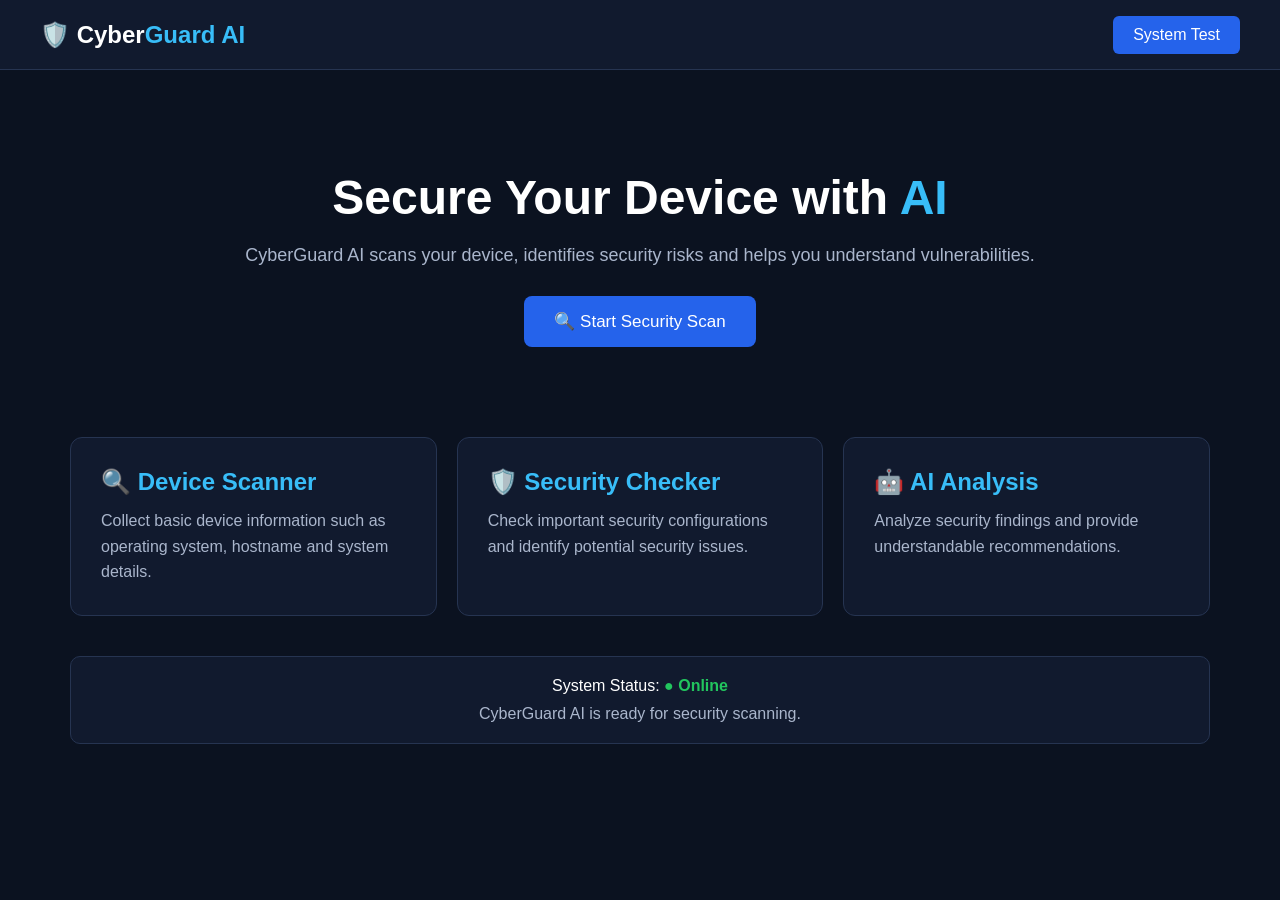
<file: templates/index.html>
﻿<!DOCTYPE html>
<html>
<head>
    <title>CyberGuard AI</title>

    <style>
        * {
            box-sizing: border-box;
            margin: 0;
            padding: 0;
        }

        body {
            font-family: Arial, sans-serif;
            background: #0b1220;
            color: white;
        }

        .navbar {
            height: 70px;
            background: #111a2e;
            display: flex;
            align-items: center;
            justify-content: space-between;
            padding: 0 40px;
            border-bottom: 1px solid #263451;
        }

        .logo {
            font-size: 24px;
            font-weight: bold;
        }

        .logo span {
            color: #38bdf8;
        }

        .nav-button {
            background: #2563eb;
            color: white;
            padding: 10px 20px;
            border-radius: 6px;
            text-decoration: none;
        }

        .container {
            max-width: 1200px;
            margin: auto;
            padding: 50px 30px;
        }

        .hero {
            text-align: center;
            padding: 50px 20px;
        }

        .hero h1 {
            font-size: 48px;
            margin-bottom: 20px;
        }

        .hero h1 span {
            color: #38bdf8;
        }

        .hero p {
            color: #aab6cc;
            font-size: 18px;
            margin-bottom: 30px;
        }

        .scan-button {
            display: inline-block;
            background: #2563eb;
            color: white;
            text-decoration: none;
            padding: 15px 30px;
            border-radius: 8px;
            font-size: 17px;
        }

        .scan-button:hover {
            background: #1d4ed8;
        }

        .cards {
            display: grid;
            grid-template-columns: repeat(3, 1fr);
            gap: 20px;
            margin-top: 40px;
        }

        .card {
            background: #111a2e;
            padding: 30px;
            border-radius: 12px;
            border: 1px solid #263451;
        }

        .card h2 {
            margin-bottom: 12px;
            color: #38bdf8;
        }

        .card p {
            color: #aab6cc;
            line-height: 1.6;
        }

        .status {
            margin-top: 40px;
            padding: 20px;
            background: #111a2e;
            border-radius: 10px;
            border: 1px solid #263451;
            text-align: center;
        }

        .status span {
            color: #22c55e;
            font-weight: bold;
        }

        @media (max-width: 800px) {
            .cards {
                grid-template-columns: 1fr;
            }

            .hero h1 {
                font-size: 36px;
            }
        }
    </style>
</head>

<body>

    <nav class="navbar">
        <div class="logo">
            🛡️ Cyber<span>Guard AI</span>
        </div>

        <a href="/test" class="nav-button">
            System Test
        </a>
    </nav>


    <div class="container">

        <section class="hero">

            <h1>
                Secure Your Device with
                <span>AI</span>
            </h1>

            <p>
                CyberGuard AI scans your device, identifies
                security risks and helps you understand vulnerabilities.
            </p>

            <a href="/test" class="scan-button">
                🔍 Start Security Scan
            </a>

        </section>


        <section class="cards">

            <div class="card">
                <h2>🔍 Device Scanner</h2>

                <p>
                    Collect basic device information such as
                    operating system, hostname and system details.
                </p>
            </div>


            <div class="card">
                <h2>🛡️ Security Checker</h2>

                <p>
                    Check important security configurations
                    and identify potential security issues.
                </p>
            </div>


            <div class="card">
                <h2>🤖 AI Analysis</h2>

                <p>
                    Analyze security findings and provide
                    understandable recommendations.
                </p>
            </div>

        </section>


        <div class="status">

            System Status:
            <span>● Online</span>

            <p style="margin-top: 10px; color: #aab6cc;">
                CyberGuard AI is ready for security scanning.
            </p>

        </div>

    </div>

</body>
</html>
</file>
